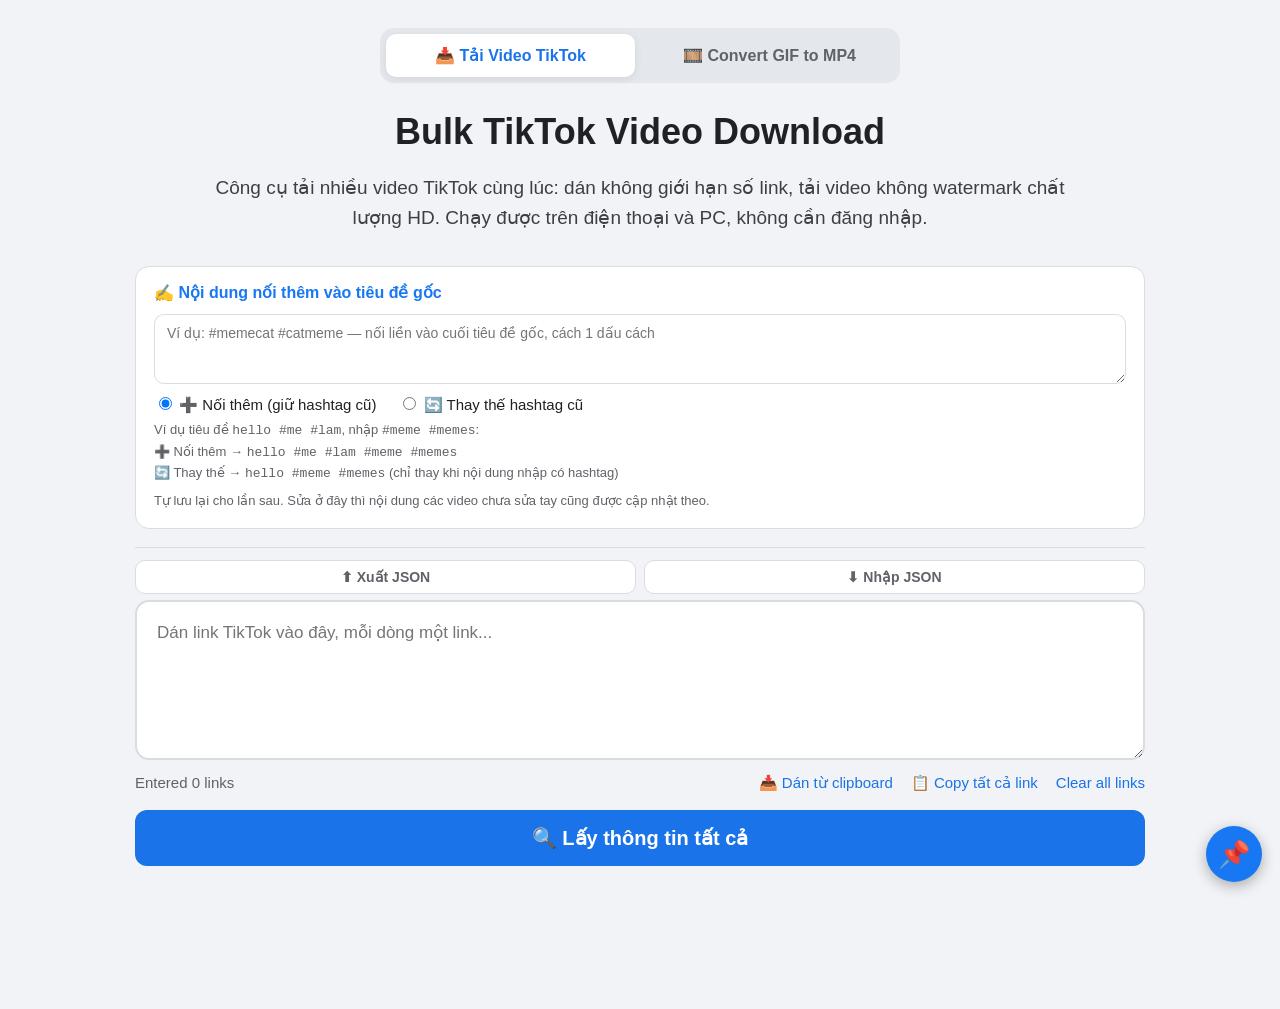
<file: public/index.html>
<!doctype html>
<html lang="vi">
  <head>
    <meta charset="UTF-8" />
    <meta name="viewport" content="width=device-width, initial-scale=1" />
    <title>Bulk TikTok Downloader & GIF to MP4</title>
    <link rel="stylesheet" href="styles.css" />
  </head>
  <body>
    <div class="wrap">
      <nav class="tabs" role="tablist">
        <button
          class="tab-btn active"
          id="tabBtnTikTok"
          type="button"
          role="tab"
          aria-selected="true"
        >
          📥 Tải Video TikTok
        </button>
        <button
          class="tab-btn"
          id="tabBtnGif"
          type="button"
          role="tab"
          aria-selected="false"
        >
          🎞️ Convert GIF to MP4
        </button>
      </nav>

      <!-- ================= TAB 1: TIKTOK DOWNLOADER ================= -->
      <section id="tabTikTok" class="tab-pane active">
        <h1>Bulk TikTok Video Download</h1>
        <p class="desc">
          Công cụ tải nhiều video TikTok cùng lúc: dán không giới hạn số link,
          tải video không watermark chất lượng HD. Chạy được trên điện thoại và
          PC, không cần đăng nhập.
        </p>

        <div class="panel">
          <b style="font-size: 16px; color: #1877f2"
            >✍️ Nội dung nối thêm vào tiêu đề gốc</b
          >
          <textarea
            id="capSuffix"
            class="cap"
            style="height: 70px"
            placeholder="Ví dụ: #memecat #catmeme — nối liền vào cuối tiêu đề gốc, cách 1 dấu cách"
          >
          </textarea>
          <div
            class="row"
            style="
              display: flex;
              gap: 22px;
              flex-wrap: wrap;
              margin-top: 10px;
              font-size: 15px;
            "
          >
            <label style="cursor: pointer"
              ><input
                type="radio"
                name="capMode"
                id="capModeAppend"
                value="append"
                checked
              />
              ➕ Nối thêm (giữ hashtag cũ)</label
            >
            <label style="cursor: pointer"
              ><input
                type="radio"
                name="capMode"
                id="capModeReplace"
                value="replace"
              />
              🔄 Thay thế hashtag cũ</label
            >
          </div>
          <div class="hint" style="margin-top: 6px">
            Ví dụ tiêu đề <code>hello #me #lam</code>, nhập
            <code>#meme #memes</code>:<br />
            ➕ Nối thêm → <code>hello #me #lam #meme #memes</code><br />
            🔄 Thay thế → <code>hello #meme #memes</code> (chỉ thay khi nội dung
            nhập có hashtag)
          </div>
          <div class="hint" style="margin-top: 6px">
            Tự lưu lại cho lần sau. Sửa ở đây thì nội dung các video chưa sửa
            tay cũng được cập nhật theo.
          </div>
        </div>

        <div class="bk-row">
          <button class="btn-sm ghost" id="bkExport" type="button">
            ⬆ Xuất JSON
          </button>
          <button class="btn-sm ghost" id="bkImport" type="button">
            ⬇ Nhập JSON
          </button>
          <input
            type="file"
            id="bkFile"
            accept=".json,application/json"
            hidden
          />
        </div>
        <div class="hint" id="bkMsg" style="margin-top: 6px"></div>

        <textarea
          id="links"
          placeholder="Dán link TikTok vào đây, mỗi dòng một link..."
        ></textarea>
        <div class="meta">
          <span id="counter">Entered 0 links</span>
          <span class="meta-acts">
            <a id="pasteClip">📥 Dán từ clipboard</a>
            <a id="copyLinks">📋 Copy tất cả link</a>
            <a id="clear">Clear all links</a>
          </span>
        </div>
        <button class="btn-main" id="go">🔍 Lấy thông tin tất cả</button>
        <div class="progress" id="progress"></div>

        <div class="grid" id="grid"></div>
      </section>

      <!-- ================= TAB 2: GIF TO MP4 ================= -->
      <section id="tabGif" class="tab-pane" hidden>
        <h1>Convert GIF to MP4 (Chroma Key)</h1>
        <p class="desc">
          Chuyển ảnh động GIF từ máy tính hoặc link trực tiếp sang video MP4
          chuẩn HD, tự động chọn màu nền không trùng nhân vật để tách nền Chroma
          Key trên TikTok cực sạch.
        </p>

        <!-- Nguồn GIF -->
        <div class="panel">
          <b style="font-size: 16px; color: #1877f2">1. Chọn nguồn ảnh GIF</b>
          <div class="gif-source-grid">
            <label class="dropzone" id="gifDropzone" for="gifFile">
              <input type="file" id="gifFile" accept="image/gif,.gif" hidden />
              <span class="dz-icon">📁</span>
              <span class="dz-title" id="gifFileName"
                >Bấm chọn file .GIF hoặc kéo thả vào đây</span
              >
              <span class="dz-sub">Tối đa 20MB</span>
            </label>

            <div class="gif-url-box">
              <label for="gifUrl" class="lbl-sm">Hoặc dán link ảnh GIF:</label>
              <div class="row" style="margin-top: 6px">
                <input
                  type="url"
                  id="gifUrl"
                  placeholder="https://i.pinimg.com/originals/.../image.gif"
                />
                <button class="btn-sm" id="gifLoadUrl" type="button">
                  Tải GIF
                </button>
              </div>
              <div class="hint" style="margin-top: 8px">
                Khi tải từ file hoặc link, hệ thống sẽ tự đo thời lượng 1 vòng
                và quét màu nhân vật để đề xuất màu nền không trùng.
              </div>
            </div>
          </div>
          <div class="progress" id="gifStatus" style="margin-top: 8px"></div>
        </div>

        <!-- Xem trước & Cấu hình -->
        <div class="gif-workspace" id="gifWorkspace">
          <!-- Cột trái: Preview -->
          <div class="panel gif-preview-card">
            <b style="font-size: 16px; color: #1877f2">Xem trước nền Chroma</b>
            <div class="gif-stage" id="gifStage">
              <img id="gifPreviewImg" alt="GIF Preview" hidden />
              <div id="gifPlaceholder" class="gif-placeholder">
                Chưa có GIF nào được tải
              </div>
            </div>
            <div class="gif-meta-bar" id="gifMetaInfo">
              Kích thước: — | Thời lượng 1 vòng: —
            </div>
            <div class="palette-wrap" id="gifPaletteWrap" hidden>
              <div class="hint" style="margin: 0 0 6px">
                Màu phát hiện trong ảnh GIF (hệ thống sẽ tránh các màu này):
              </div>
              <div class="palette-dots" id="gifPaletteDots"></div>
            </div>
          </div>

          <!-- Cột phải: Màu Chroma Key & Loop / Giây -->
          <div class="panel gif-controls-card">
            <b style="font-size: 16px; color: #1877f2">2. Màu nền Chroma Key</b>
            <div class="color-picker-row">
              <input type="color" id="gifBgColor" value="#00FF00" />
              <input
                type="text"
                id="gifBgHex"
                value="#00FF00"
                maxlength="7"
                spellcheck="false"
              />
              <button class="btn-sm" id="gifAutoColor" type="button">
                ✨ Tự chọn màu không trùng
              </button>
            </div>
            <div class="hint" id="gifColorReason" style="margin-top: 6px">
              Tải GIF lên để tự động chọn màu tương phản nhất với nhân vật.
            </div>

            <!-- Tùy chọn chế độ fill nền Chroma Key -->
            <div class="sub-box">
              <div class="lbl-sm">Chế độ đổ màu nền Chroma Key:</div>
              <label class="radio-line">
                <input
                  type="radio"
                  name="gifBgMode"
                  value="transparent_only"
                  checked
                />
                <span>
                  <b>Chỉ đổ vào vùng trong suốt</b> (khuyên dùng cho GIF nền
                  trong suốt, giữ nguyên 100% chi tiết bên trong nhân vật)
                </span>
              </label>
              <label class="radio-line">
                <input type="radio" name="gifBgMode" value="force_chroma" />
                <span>
                  <b>Ép thay màu nền gốc sang màu Chroma</b> (dùng khi GIF có
                  nền đặc như nền trắng/đen quanh nhân vật)
                </span>
              </label>

              <div id="forceChromaOpts" class="force-opts" hidden>
                <div class="force-row">
                  <span>Màu nền gốc cần thay:</span>
                  <input type="color" id="gifKeySrcColor" value="#FFFFFF" />
                  <button
                    class="btn-sm ghost"
                    id="gifPickCornerColor"
                    type="button"
                    style="padding: 6px 10px; font-size: 13px"
                  >
                    🎯 Lấy màu góc ảnh
                  </button>
                </div>
                <div class="force-row" style="margin-top: 8px">
                  <span>Độ mở vùng màu (Similarity):</span>
                  <input
                    type="range"
                    id="gifKeySim"
                    min="0.03"
                    max="0.35"
                    step="0.01"
                    value="0.12"
                  />
                  <span id="gifKeySimVal">0.12</span>
                </div>
              </div>
            </div>

            <hr class="sep" />

            <b style="font-size: 16px; color: #1877f2"
              >3. Số lần lặp (Loop) & Thời lượng (Giây)</b
            >
            <div class="loop-sec-grid">
              <div class="field-box">
                <label for="gifLoops" class="lbl-sm"
                  >Number of loop (vòng)</label
                >
                <input
                  type="number"
                  id="gifLoops"
                  min="1"
                  max="60"
                  step="1"
                  value="1"
                />
              </div>
              <div class="sync-arrow">⇄</div>
              <div class="field-box">
                <label for="gifSeconds" class="lbl-sm">Thời lượng (giây)</label>
                <input
                  type="number"
                  id="gifSeconds"
                  min="0.2"
                  max="180"
                  step="0.1"
                  value="1.0"
                />
              </div>
            </div>
            <div class="quick-sec-row">
              <span class="hint" style="margin: 0">Chọn nhanh:</span>
              <button type="button" class="chip-btn" data-sec="3">3s</button>
              <button type="button" class="chip-btn" data-sec="5">5s</button>
              <button type="button" class="chip-btn" data-sec="10">10s</button>
              <button type="button" class="chip-btn" data-sec="15">15s</button>
            </div>
            <div class="hint" id="gifSyncHint" style="margin-top: 6px">
              Nhập số giây sẽ tự tính số vòng lặp tương ứng (và ngược lại).
            </div>

            <button
              class="btn-main"
              id="gifConvertBtn"
              type="button"
              style="margin-top: 16px"
            >
              🎬 Chuyển sang MP4 & Tải về
            </button>
            <div class="progress" id="gifConvertStatus"></div>

            <div id="gifResultBox" class="gif-result-box" hidden>
              <video
                id="gifResultVideo"
                controls
                loop
                playsinline
                style="
                  width: 100%;
                  max-height: 280px;
                  border-radius: 10px;
                  background: #000;
                "
              ></video>
              <a
                id="gifDownloadLink"
                class="dl"
                style="margin-top: 10px"
                download="chroma.mp4"
                >⬇️ Tải lại file MP4</a
              >
            </div>
          </div>
        </div>
      </section>

      <!-- Nút & bảng ghi chú nổi (dùng chung) -->
      <button id="noteFab" type="button" title="Văn bản / link lưu sẵn">
        📌
      </button>

      <div id="notePanel">
        <div class="np-head">
          <b>📌 Văn bản / link lưu sẵn</b>
          <button id="noteClose" type="button" aria-label="Đóng">✕</button>
        </div>
        <div class="np-body">
          <textarea
            id="noteInput"
            class="cap"
            style="height: 70px; margin-top: 0"
            placeholder="Ví dụ: https://example.com/link-luu-san (có thể xuống dòng)"
          ></textarea>
          <div class="row" style="margin-top: 8px">
            <button class="btn-sm" id="noteSave" type="button">Lưu</button>
          </div>
          <div id="noteList"></div>
        </div>
      </div>
    </div>

    <script src="script.js"></script>
  </body>
</html>
</file>
<file: public/styles.css>
* {
  box-sizing: border-box;
}
body {
  margin: 0;
  padding: 28px 16px 80px;
  background: #f1f3f6;
  color: #202124;
  font-family: "Google Sans", Roboto, Arial, sans-serif;
}
.wrap {
  max-width: 1010px;
  margin: 0 auto;
}

/* Thanh chuyển Tab */
.tabs {
  display: flex;
  gap: 10px;
  justify-content: center;
  margin-bottom: 28px;
  background: #e4e7ec;
  padding: 6px;
  border-radius: 14px;
  max-width: 520px;
  margin-left: auto;
  margin-right: auto;
}
.tab-btn {
  flex: 1;
  padding: 12px 16px;
  border: 0;
  border-radius: 10px;
  background: transparent;
  color: #5f6368;
  font-size: 16px;
  font-weight: 700;
  cursor: pointer;
  font-family: inherit;
  transition: all 0.15s ease;
}
.tab-btn:hover {
  color: #202124;
}
.tab-btn.active {
  background: #fff;
  color: #1a73e8;
  box-shadow: 0 2px 8px rgba(0, 0, 0, 0.08);
}

h1 {
  text-align: center;
  font-size: 36px;
  margin: 0 0 20px;
}
.desc {
  text-align: center;
  font-size: 19px;
  line-height: 1.6;
  max-width: 900px;
  margin: 0 auto 32px;
  color: #3c4043;
}
textarea {
  width: 100%;
  max-width: 1010px;
  height: 160px;
  padding: 20px;
  border: 2px solid #dadce0;
  border-radius: 14px;
  background: #fff;
  font-size: 17px;
  font-family: inherit;
  resize: vertical;
  outline: none;
  display: block;
}
textarea:focus {
  border-color: #1a73e8;
}
.meta {
  display: flex;
  justify-content: space-between;
  margin: 14px 0 18px;
  font-size: 15px;
  color: #5f6368;
}
.meta a {
  color: #1a73e8;
  cursor: pointer;
  text-decoration: none;
}
.meta a:hover {
  text-decoration: underline;
}
.btn-main {
  width: 100%;
  padding: 16px;
  border: 0;
  border-radius: 12px;
  background: #1a73e8;
  color: #fff;
  font-size: 20px;
  font-weight: 700;
  cursor: pointer;
  font-family: inherit;
}
.btn-main:hover {
  background: #1765cc;
}
.btn-main:disabled {
  background: #9bbcf0;
  cursor: not-allowed;
}
.progress {
  margin-top: 14px;
  font-size: 15px;
  color: #5f6368;
  min-height: 22px;
}
.grid {
  display: flex;
  flex-wrap: wrap;
  gap: 24px;
  margin-top: 30px;
}
.card {
  width: 326px;
  background: #fff;
  border: 1px solid #dadce0;
  border-radius: 18px;
  overflow: hidden;
  display: flex;
  flex-direction: column;
}
.thumb {
  background: #f1f3f6;
  height: 578px;
  display: flex;
  align-items: center;
  justify-content: center;
}
.thumb video,
.thumb img {
  width: 227px;
  height: 404px;
  object-fit: contain;
  background: #000;
  border-radius: 14px;
}
.info {
  padding: 16px;
  text-align: center;
}
.title {
  font-weight: 700;
  font-size: 17px;
  line-height: 1.4;
  margin-bottom: 14px;
  word-break: break-word;
}
.copy {
  display: inline-flex;
  align-items: center;
  gap: 6px;
  padding: 6px 14px;
  margin: -4px 0 12px;
  border: 1px solid #dadce0;
  border-radius: 999px;
  background: #fff;
  color: #1a73e8;
  font-size: 14px;
  font-weight: 600;
  cursor: pointer;
  font-family: inherit;
}
.copy:hover {
  background: #e8f0fe;
  border-color: #1a73e8;
}
.copy.ok {
  color: #188038;
  border-color: #188038;
  background: #e6f4ea;
}
.dl {
  display: flex;
  align-items: center;
  justify-content: center;
  gap: 8px;
  width: 100%;
  padding: 11px;
  margin-top: 10px;
  border: 0;
  border-radius: 10px;
  background: #43b72b;
  color: #fff;
  font-size: 17px;
  font-weight: 700;
  cursor: pointer;
  text-decoration: none;
  font-family: inherit;
}
.dl:hover {
  background: #3aa324;
}
.panel {
  background: #fff;
  border: 1px solid #dadce0;
  border-radius: 14px;
  padding: 16px 18px;
  margin: 0 0 18px;
}
.panel .row {
  display: flex;
  gap: 10px;
  flex-wrap: wrap;
  margin-top: 12px;
}
.panel input[type="text"],
.panel input[type="url"],
.panel input[type="number"] {
  flex: 1 1 200px;
  padding: 10px 12px;
  border: 1px solid #dadce0;
  border-radius: 10px;
  font-size: 15px;
  font-family: inherit;
  outline: none;
}
.panel input:focus {
  border-color: #1877f2;
}
.panel .hint {
  font-size: 13px;
  color: #5f6368;
  line-height: 1.6;
  margin-top: 10px;
}
.panel .hint a {
  color: #1a73e8;
}
.btn-sm {
  padding: 10px 16px;
  border: 0;
  border-radius: 10px;
  background: #1877f2;
  color: #fff;
  font-size: 15px;
  font-weight: 700;
  cursor: pointer;
  font-family: inherit;
}
.btn-sm:hover {
  background: #166fe5;
}
.btn-sm:disabled {
  background: #9bbcf0;
  cursor: not-allowed;
}
.btn-sm.ghost {
  background: #fff;
  color: #5f6368;
  border: 1px solid #dadce0;
}
.cap {
  width: 100%;
  height: 90px;
  padding: 10px 12px;
  margin-top: 12px;
  border: 1px solid #dadce0;
  border-radius: 10px;
  font-size: 14px;
  font-family: inherit;
  resize: vertical;
  outline: none;
  display: block;
}
.cap:focus {
  border-color: #1877f2;
}
.err {
  border-color: #f28b82;
}
.err .msg {
  color: #d93025;
  padding: 30px 16px;
  text-align: center;
  word-break: break-all;
  white-space: pre-line;
}
.copy + .copy {
  margin-top: 10px;
  margin-left: 6px;
}

/* ================= GIF TO MP4 STYLES ================= */
.gif-source-grid {
  display: grid;
  grid-template-columns: 1fr 1.2fr;
  gap: 16px;
  margin-top: 12px;
}
.dropzone {
  border: 2px dashed #9bbcf0;
  border-radius: 12px;
  background: #f8fbff;
  padding: 18px 14px;
  display: flex;
  flex-direction: column;
  align-items: center;
  justify-content: center;
  text-align: center;
  cursor: pointer;
  transition: all 0.15s ease;
}
.dropzone:hover,
.dropzone.dragover {
  border-color: #1a73e8;
  background: #e8f0fe;
}
.dz-icon {
  font-size: 28px;
  margin-bottom: 6px;
}
.dz-title {
  font-size: 14px;
  font-weight: 700;
  color: #1a73e8;
  word-break: break-word;
}
.dz-sub {
  font-size: 12px;
  color: #5f6368;
  margin-top: 4px;
}
.lbl-sm {
  font-size: 14px;
  font-weight: 600;
  color: #3c4043;
  display: block;
}
.gif-workspace {
  display: grid;
  grid-template-columns: 1fr 1.15fr;
  gap: 18px;
  align-items: start;
}
.gif-stage {
  margin-top: 12px;
  width: 100%;
  min-height: 290px;
  max-height: 380px;
  border-radius: 12px;
  border: 1px solid #dadce0;
  background-color: #00ff00;
  display: flex;
  align-items: center;
  justify-content: center;
  overflow: hidden;
  padding: 12px;
  transition: background-color 0.2s ease;
}
.gif-stage img {
  max-width: 100%;
  max-height: 350px;
  object-fit: contain;
}
.gif-placeholder {
  background: rgba(255, 255, 255, 0.88);
  padding: 12px 18px;
  border-radius: 10px;
  font-size: 14px;
  color: #5f6368;
  font-weight: 600;
}
.gif-meta-bar {
  margin-top: 10px;
  font-size: 13px;
  color: #5f6368;
  text-align: center;
}
.palette-wrap {
  margin-top: 12px;
  padding-top: 10px;
  border-top: 1px solid #eceff1;
}
.palette-dots {
  display: flex;
  flex-wrap: wrap;
  gap: 6px;
}
.color-dot {
  width: 22px;
  height: 22px;
  border-radius: 50%;
  border: 1px solid rgba(0, 0, 0, 0.2);
  display: inline-block;
}
.color-picker-row {
  display: flex;
  gap: 10px;
  align-items: center;
  flex-wrap: wrap;
  margin-top: 10px;
}
.color-picker-row input[type="color"] {
  width: 48px;
  height: 42px;
  padding: 2px;
  border: 1px solid #dadce0;
  border-radius: 10px;
  background: #fff;
  cursor: pointer;
}
.color-picker-row input[type="text"] {
  flex: 0 0 110px !important;
  font-family: monospace;
  font-weight: 700;
  text-transform: uppercase;
}
.sub-box {
  margin-top: 12px;
  padding: 12px;
  border-radius: 10px;
  background: #f8f9fa;
  border: 1px solid #e4e7ec;
}
.radio-line {
  display: flex;
  gap: 8px;
  align-items: flex-start;
  margin-top: 8px;
  font-size: 13.5px;
  line-height: 1.45;
  cursor: pointer;
  color: #3c4043;
}
.radio-line input[type="radio"] {
  margin-top: 3px;
}
.force-opts {
  margin-top: 10px;
  padding-top: 10px;
  border-top: 1px dashed #dadce0;
  font-size: 13.5px;
}
.force-row {
  display: flex;
  align-items: center;
  gap: 8px;
  flex-wrap: wrap;
}
.force-row input[type="color"] {
  width: 36px;
  height: 32px;
  border: 1px solid #dadce0;
  border-radius: 6px;
  padding: 1px;
  cursor: pointer;
}
.sep {
  border: 0;
  border-top: 1px solid #e4e7ec;
  margin: 16px 0;
}
.loop-sec-grid {
  display: flex;
  align-items: flex-end;
  gap: 10px;
  margin-top: 10px;
}
.field-box {
  flex: 1;
}
.field-box input {
  width: 100%;
  margin-top: 6px;
  font-weight: 700;
  font-size: 16px !important;
}
.sync-arrow {
  padding-bottom: 10px;
  font-size: 20px;
  color: #5f6368;
  font-weight: 700;
}
.quick-sec-row {
  display: flex;
  align-items: center;
  gap: 8px;
  flex-wrap: wrap;
  margin-top: 10px;
}
.chip-btn {
  padding: 5px 12px;
  border: 1px solid #dadce0;
  border-radius: 999px;
  background: #fff;
  color: #1a73e8;
  font-size: 13px;
  font-weight: 600;
  cursor: pointer;
  font-family: inherit;
}
.chip-btn:hover {
  background: #e8f0fe;
  border-color: #1a73e8;
}
.gif-result-box {
  margin-top: 14px;
  padding-top: 14px;
  border-top: 1px solid #dadce0;
}

/* ================= GHI CHÚ NỔI & BACKUP ================= */
#noteFab {
  position: fixed;
  right: 18px;
  bottom: 18px;
  width: 56px;
  height: 56px;
  border: 0;
  border-radius: 50%;
  background: #1877f2;
  color: #fff;
  font-size: 26px;
  cursor: pointer;
  box-shadow: 0 4px 14px rgba(0, 0, 0, 0.3);
  z-index: 1000;
}
#noteFab:hover {
  background: #166fe5;
}
#notePanel {
  display: none;
  position: fixed;
  right: 18px;
  bottom: 86px;
  width: 360px;
  max-width: calc(100vw - 36px);
  max-height: 70vh;
  background: #fff;
  border: 1px solid #dadce0;
  border-radius: 16px;
  box-shadow: 0 8px 30px rgba(0, 0, 0, 0.28);
  z-index: 1000;
  flex-direction: column;
  overflow: hidden;
}
#notePanel.open {
  display: flex;
}
.np-head {
  display: flex;
  justify-content: space-between;
  align-items: center;
  padding: 12px 16px;
  background: #e8f0fe;
  color: #1877f2;
  font-size: 15px;
}
.np-head button {
  border: 0;
  background: none;
  font-size: 18px;
  cursor: pointer;
  color: #5f6368;
}
.np-body {
  padding: 12px 16px 16px;
  overflow-y: auto;
}
.note-item {
  display: flex;
  gap: 10px;
  align-items: flex-start;
  border: 1px solid #dadce0;
  border-radius: 10px;
  padding: 10px 12px;
  margin-top: 10px;
  background: #f8f9fa;
}
.note-item .txt {
  flex: 1;
  white-space: pre-wrap;
  word-break: break-all;
  font-size: 14px;
  line-height: 1.5;
}
.note-item .acts {
  display: flex;
  flex-direction: column;
  gap: 6px;
  flex-shrink: 0;
}
.note-item .acts button {
  margin: 0 !important;
}
.note-del {
  padding: 6px 12px;
  border: 1px solid #dadce0;
  border-radius: 999px;
  background: #fff;
  color: #d93025;
  font-size: 14px;
  font-weight: 600;
  cursor: pointer;
  font-family: inherit;
}
.note-del:hover {
  background: #fce8e6;
  border-color: #d93025;
}

/* Tablet */
@media (max-width: 760px) {
  .grid {
    gap: 16px;
  }
  .card {
    width: calc(50% - 8px);
  }
  .thumb {
    height: auto;
    padding: 16px 0;
  }
  .thumb video,
  .thumb img {
    width: 86%;
    height: auto;
    aspect-ratio: 9 / 16;
  }
  .gif-source-grid,
  .gif-workspace {
    grid-template-columns: 1fr;
  }
}

/* Điện thoại */
@media (max-width: 520px) {
  body {
    padding: 20px 12px 60px;
  }
  .tab-btn {
    font-size: 14px;
    padding: 10px 10px;
  }
  h1 {
    font-size: 25px;
    margin-bottom: 14px;
  }
  .desc {
    font-size: 15px;
    margin-bottom: 22px;
  }
  textarea {
    height: 130px;
    padding: 14px;
    font-size: 15px;
    border-radius: 12px;
  }
  .meta {
    font-size: 13px;
  }
  .btn-main {
    font-size: 17px;
    padding: 14px;
  }
  .grid {
    gap: 14px;
    justify-content: center;
  }
  .card {
    width: 100%;
    max-width: 360px;
  }
  .thumb video,
  .thumb img {
    width: 70%;
  }
  .title {
    font-size: 15px;
  }
  .dl {
    font-size: 16px;
  }
}
.bk-row {
  display: flex;
  gap: 8px;
  margin-top: 14px;
  padding-top: 12px;
  border-top: 1px solid #dadce0;
}
.bk-row .btn-sm {
  flex: 1;
  padding: 8px 10px;
  font-size: 14px;
}
.meta-acts {
  display: flex;
  gap: 18px;
  flex-wrap: wrap;
  justify-content: flex-end;
}

/* Nút tải: trạng thái đang tải / lỗi */
.dl .ic {
  display: inline-flex;
  align-items: center;
  justify-content: center;
  min-width: 18px;
}
.dl.loading {
  opacity: 0.6;
  cursor: progress;
  pointer-events: none;
}
.dl.loading .ic::before {
  content: "";
  display: block;
  width: 16px;
  height: 16px;
  border: 2px solid rgba(255, 255, 255, 0.45);
  border-top-color: #fff;
  border-radius: 50%;
  animation: dl-spin 0.8s linear infinite;
}
.dl.bad {
  background: #d93025;
}
@keyframes dl-spin {
  to {
    transform: rotate(360deg);
  }
}
</file>
